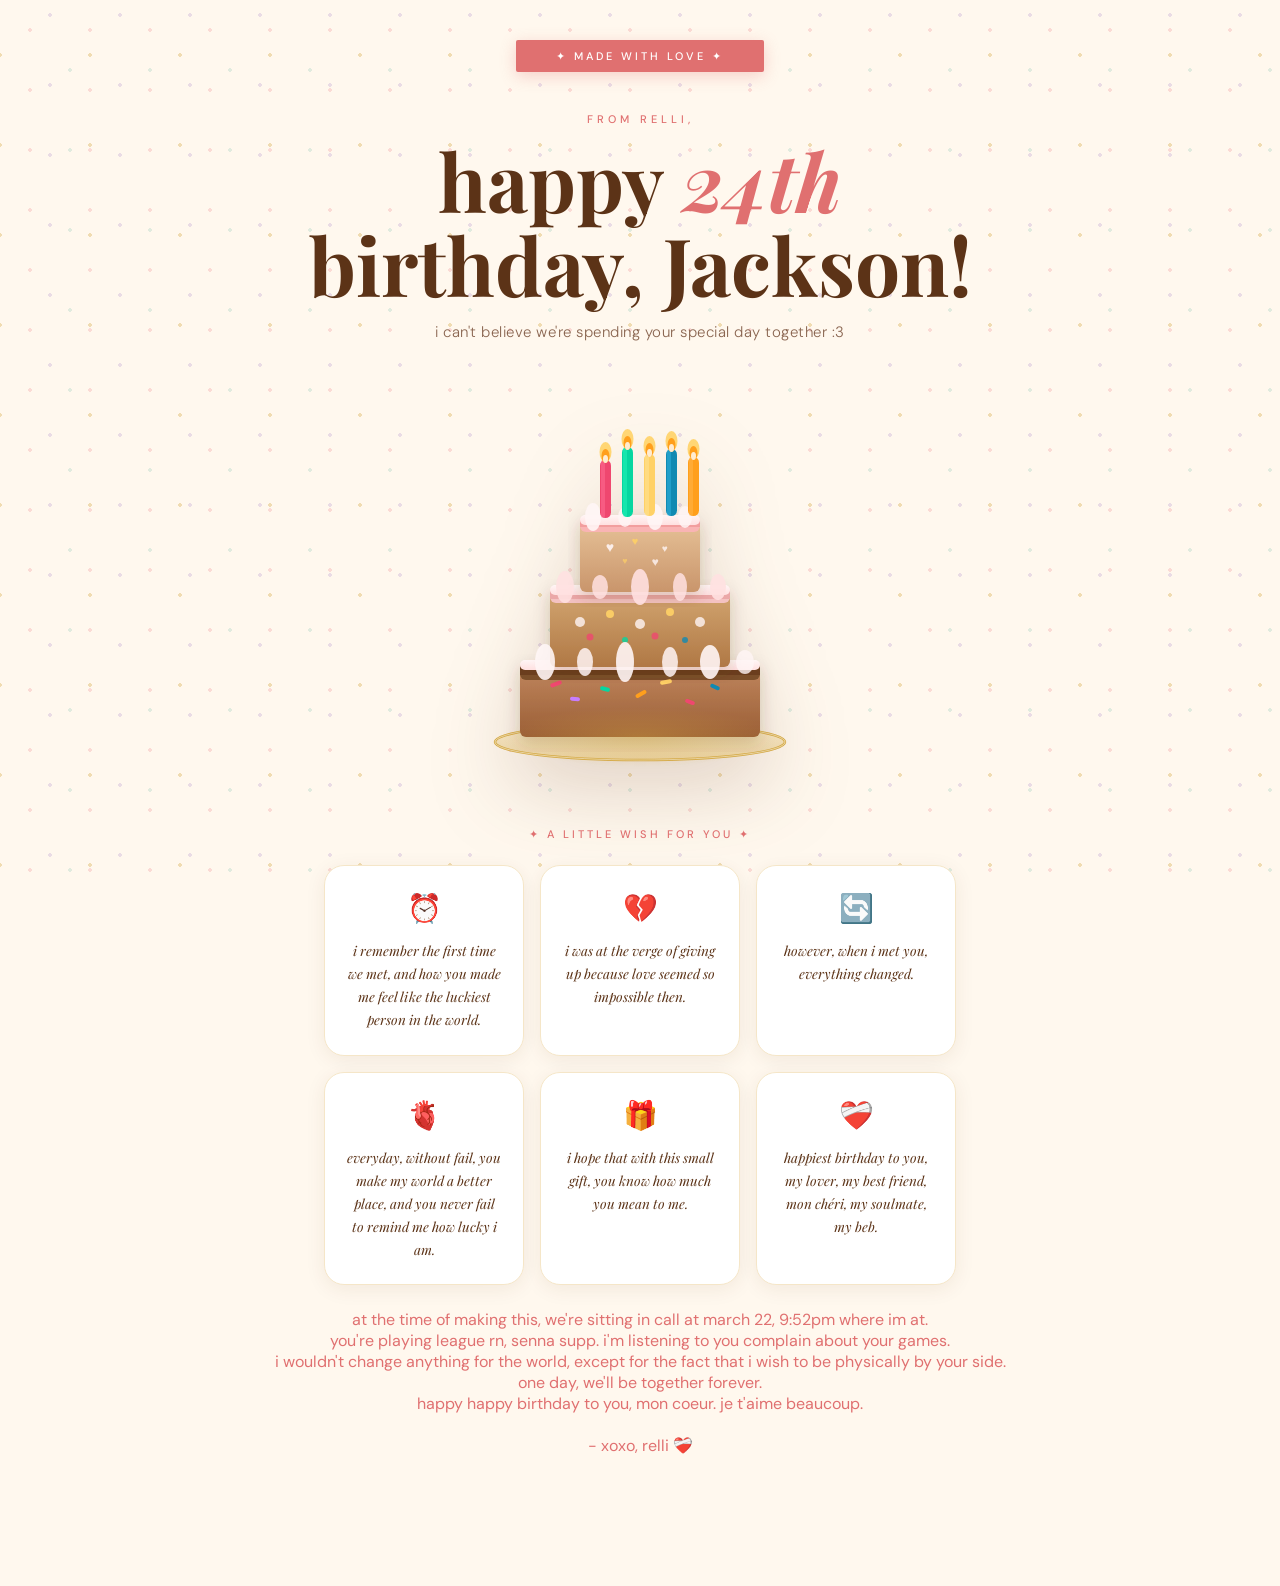
<file: index.html>
<!--
Hello my sweet sweet Jackson :3
 
I can't believe I get to spend your 24th birthday with you! The past year has truly been amazing, and I wish to spend more of them with you.
I love you so much beb <3

Love, Your Relli
-->



<!DOCTYPE html>
<html lang="en">
<head>
<meta charset="UTF-8">
<meta name="viewport" content="width=device-width, initial-scale=1.0">
<title>Sweet Celebrations</title>
<link href="https://fonts.googleapis.com/css2?family=Playfair+Display:ital,wght@0,400;0,700;1,400&family=DM+Sans:wght@300;400;500&display=swap" rel="stylesheet">
<link rel="stylesheet" href="birthday.css">
</head>
<body>
<div class="page">

  <div class="ribbon">✦ Made with love ✦</div>

  <header>
    <p class="tagline">from relli,</p>
    <h1>happy <em>24th</em><br>birthday, Jackson!</h1>
    <p class="subtitle">i can't believe we're spending your special day together :3</p>
  </header>

  <!-- THE CAKE -->
  <div class="cake-container">
    <div class="sparkles">
      <div class="sparkle" style="top:5%;left:10%;--dur:2.8s;--del:0s">✦</div>
      <div class="sparkle" style="top:0%;left:80%;--dur:3.2s;--del:0.6s">✧</div>
      <div class="sparkle" style="top:15%;left:90%;--dur:2.5s;--del:1.2s">✦</div>
      <div class="sparkle" style="top:20%;left:5%;--dur:3.5s;--del:0.4s">✧</div>
      <div class="sparkle" style="top:5%;left:50%;--dur:2.2s;--del:0.9s">✦</div>
    </div>

    <svg class="cake-svg" viewBox="0 0 340 380" xmlns="http://www.w3.org/2000/svg">
      <defs>
        <!-- Icing drip gradient -->
        <linearGradient id="icingGrad" x1="0" y1="0" x2="0" y2="1">
          <stop offset="0%" stop-color="#FFF5F5"/>
          <stop offset="100%" stop-color="#FFE0E0"/>
        </linearGradient>
        <linearGradient id="layer1Grad" x1="0" y1="0" x2="0" y2="1">
          <stop offset="0%" stop-color="#E8C49A"/>
          <stop offset="100%" stop-color="#C9956B"/>
        </linearGradient>
        <linearGradient id="layer2Grad" x1="0" y1="0" x2="0" y2="1">
          <stop offset="0%" stop-color="#D4A873"/>
          <stop offset="100%" stop-color="#B07845"/>
        </linearGradient>
        <linearGradient id="layer3Grad" x1="0" y1="0" x2="0" y2="1">
          <stop offset="0%" stop-color="#C28860"/>
          <stop offset="100%" stop-color="#9A5E35"/>
        </linearGradient>
        <linearGradient id="plateGrad" x1="0" y1="0" x2="0" y2="1">
          <stop offset="0%" stop-color="#F5E6C8"/>
          <stop offset="100%" stop-color="#E8D0A0"/>
        </linearGradient>
        <filter id="softShadow" x="-10%" y="-10%" width="120%" height="130%">
          <feDropShadow dx="0" dy="6" stdDeviation="8" flood-color="#5C3317" flood-opacity="0.2"/>
        </filter>
      </defs>

      <!-- PLATE -->
      <ellipse cx="170" cy="350" rx="145" ry="18" fill="url(#plateGrad)" stroke="#D4A843" stroke-width="2.5"/>
      <ellipse cx="170" cy="350" rx="145" ry="18" fill="none" stroke="white" stroke-width="1" opacity="0.5"/>

      <!-- BOTTOM TIER (layer 3) -->
      <rect x="50" y="270" width="240" height="75" rx="6" fill="url(#layer3Grad)" filter="url(#softShadow)"/>
      <!-- chocolate frosting band -->
      <rect x="50" y="270" width="240" height="18" rx="6" fill="#7B4F2A"/>
      <rect x="50" y="275" width="240" height="8" rx="0" fill="#6B3E1E"/>
      <!-- sprinkles on bottom tier -->
      <rect x="80" y="290" width="12" height="4" rx="2" fill="#EF476F" transform="rotate(-20,86,292)"/>
      <rect x="130" y="295" width="10" height="4" rx="2" fill="#06D6A0" transform="rotate(15,135,297)"/>
      <rect x="190" y="288" width="12" height="4" rx="2" fill="#FFD166" transform="rotate(-10,196,290)"/>
      <rect x="240" y="293" width="10" height="4" rx="2" fill="#118AB2" transform="rotate(25,245,295)"/>
      <rect x="100" y="305" width="10" height="4" rx="2" fill="#C77DFF" transform="rotate(5,105,307)"/>
      <rect x="165" y="300" width="12" height="4" rx="2" fill="#FF9F1C" transform="rotate(-30,171,302)"/>
      <rect x="215" y="308" width="10" height="4" rx="2" fill="#EF476F" transform="rotate(20,220,310)"/>
      <!-- white icing rim on bottom tier top -->
      <rect x="50" y="268" width="240" height="10" rx="5" fill="url(#icingGrad)"/>

      <!-- MIDDLE TIER (layer 2) -->
      <rect x="80" y="195" width="180" height="80" rx="6" fill="url(#layer2Grad)" filter="url(#softShadow)"/>
      <!-- frosting band -->
      <rect x="80" y="195" width="180" height="16" rx="6" fill="#F4C2C2"/>
      <rect x="80" y="199" width="180" height="8" rx="0" fill="#EBA8A8"/>
      <!-- dots decoration -->
      <circle cx="110" cy="230" r="5" fill="#FFF5F5" opacity="0.8"/>
      <circle cx="140" cy="222" r="4" fill="#FFD166" opacity="0.9"/>
      <circle cx="170" cy="232" r="5" fill="#FFF5F5" opacity="0.8"/>
      <circle cx="200" cy="220" r="4" fill="#FFD166" opacity="0.9"/>
      <circle cx="230" cy="230" r="5" fill="#FFF5F5" opacity="0.8"/>
      <circle cx="120" cy="245" r="3.5" fill="#EF476F" opacity="0.8"/>
      <circle cx="155" cy="248" r="3" fill="#06D6A0" opacity="0.8"/>
      <circle cx="185" cy="244" r="3.5" fill="#EF476F" opacity="0.8"/>
      <circle cx="215" cy="248" r="3" fill="#118AB2" opacity="0.8"/>
      <!-- white icing rim on mid tier top -->
      <rect x="80" y="193" width="180" height="10" rx="5" fill="url(#icingGrad)"/>

      <!-- TOP TIER (layer 1) -->
      <rect x="110" y="125" width="120" height="75" rx="6" fill="url(#layer1Grad)" filter="url(#softShadow)"/>
      <!-- strawberry frosting band -->
      <rect x="110" y="125" width="120" height="15" rx="6" fill="#F9B4B4"/>
      <rect x="110" y="128" width="120" height="7" rx="0" fill="#F29E9E"/>
      <!-- hearts on top tier -->
      <text x="140" y="160" font-size="14" text-anchor="middle" fill="#FFF5F5" opacity="0.9">♥</text>
      <text x="165" y="153" font-size="11" text-anchor="middle" fill="#FFD166" opacity="0.9">♥</text>
      <text x="195" y="160" font-size="10" text-anchor="middle" fill="#FFF5F5" opacity="0.8">♥</text>
      <text x="155" y="172" font-size="9" text-anchor="middle" fill="#FFD166" opacity="0.7">♥</text>
      <text x="185" y="174" font-size="12" text-anchor="middle" fill="#FFF5F5" opacity="0.8">♥</text>
      <!-- white icing rim on top tier top -->
      <rect x="110" y="123" width="120" height="10" rx="5" fill="url(#icingGrad)"/>

      <!-- ICING DRIPS on each tier -->
      <!-- Bottom tier drips -->
      <ellipse cx="75" cy="270" rx="10" ry="18" fill="#FFF5F5" opacity="0.9"/>
      <ellipse cx="115" cy="270" rx="8" ry="14" fill="#FFF5F5" opacity="0.85"/>
      <ellipse cx="155" cy="270" rx="9" ry="20" fill="#FFF5F5" opacity="0.9"/>
      <ellipse cx="200" cy="270" rx="8" ry="15" fill="#FFF5F5" opacity="0.85"/>
      <ellipse cx="240" cy="270" rx="10" ry="17" fill="#FFF5F5" opacity="0.9"/>
      <ellipse cx="275" cy="270" rx="9" ry="12" fill="#FFF5F5" opacity="0.8"/>
      <!-- Mid tier drips -->
      <ellipse cx="95" cy="195" rx="9" ry="16" fill="#FFE0E0" opacity="0.9"/>
      <ellipse cx="130" cy="195" rx="8" ry="12" fill="#FFE0E0" opacity="0.85"/>
      <ellipse cx="170" cy="195" rx="9" ry="18" fill="#FFE0E0" opacity="0.9"/>
      <ellipse cx="210" cy="195" rx="7" ry="14" fill="#FFE0E0" opacity="0.85"/>
      <ellipse cx="248" cy="195" rx="8" ry="13" fill="#FFE0E0" opacity="0.9"/>
      <!-- Top tier drips -->
      <ellipse cx="123" cy="125" rx="8" ry="14" fill="#FFF5F5" opacity="0.9"/>
      <ellipse cx="155" cy="125" rx="7" ry="10" fill="#FFF5F5" opacity="0.85"/>
      <ellipse cx="185" cy="125" rx="8" ry="13" fill="#FFF5F5" opacity="0.9"/>
      <ellipse cx="215" cy="125" rx="7" ry="11" fill="#FFF5F5" opacity="0.85"/>

      <!-- CANDLES -->
      <!-- Candle 1 -->
      <rect x="130" y="68" width="11" height="58" rx="5.5" fill="#EF476F"/>
      <rect x="131" y="68" width="4" height="58" rx="2" fill="#FF7096" opacity="0.5"/>
      <!-- Candle 2 -->
      <rect x="152" y="55" width="11" height="70" rx="5.5" fill="#06D6A0"/>
      <rect x="153" y="55" width="4" height="70" rx="2" fill="#2DFFC0" opacity="0.4"/>
      <!-- Candle 3 -->
      <rect x="174" y="62" width="11" height="62" rx="5.5" fill="#FFD166"/>
      <rect x="175" y="62" width="4" height="62" rx="2" fill="#FFE599" opacity="0.5"/>
      <!-- Candle 4 -->
      <rect x="196" y="57" width="11" height="67" rx="5.5" fill="#118AB2"/>
      <rect x="197" y="57" width="4" height="67" rx="2" fill="#36BFED" opacity="0.4"/>
      <!-- Candle 5 -->
      <rect x="218" y="65" width="11" height="59" rx="5.5" fill="#FF9F1C"/>
      <rect x="219" y="65" width="4" height="59" rx="2" fill="#FFB84D" opacity="0.5"/>

      <!-- FLAMES -->
      <g class="flame">
        <ellipse cx="135.5" cy="60" rx="6" ry="10" fill="#FFD166" opacity="0.9"/>
        <ellipse cx="135.5" cy="64" rx="4" ry="7" fill="#FF9F1C"/>
        <ellipse cx="135.5" cy="67" rx="2.5" ry="4" fill="white" opacity="0.8"/>
      </g>
      <g class="flame">
        <ellipse cx="157.5" cy="47" rx="6" ry="10" fill="#FFD166" opacity="0.9"/>
        <ellipse cx="157.5" cy="51" rx="4" ry="7" fill="#FF9F1C"/>
        <ellipse cx="157.5" cy="54" rx="2.5" ry="4" fill="white" opacity="0.8"/>
      </g>
      <g class="flame">
        <ellipse cx="179.5" cy="54" rx="6" ry="10" fill="#FFD166" opacity="0.9"/>
        <ellipse cx="179.5" cy="58" rx="4" ry="7" fill="#FF9F1C"/>
        <ellipse cx="179.5" cy="61" rx="2.5" ry="4" fill="white" opacity="0.8"/>
      </g>
      <g class="flame">
        <ellipse cx="201.5" cy="49" rx="6" ry="10" fill="#FFD166" opacity="0.9"/>
        <ellipse cx="201.5" cy="53" rx="4" ry="7" fill="#FF9F1C"/>
        <ellipse cx="201.5" cy="56" rx="2.5" ry="4" fill="white" opacity="0.8"/>
      </g>
      <g class="flame">
        <ellipse cx="223.5" cy="57" rx="6" ry="10" fill="#FFD166" opacity="0.9"/>
        <ellipse cx="223.5" cy="61" rx="4" ry="7" fill="#FF9F1C"/>
        <ellipse cx="223.5" cy="64" rx="2.5" ry="4" fill="white" opacity="0.8"/>
      </g>

      <!-- "Happy Birthday" banner on cake -->
      <!--<rect x="82" y="228" width="176" height="28" rx="14" fill="#D4A843" opacity="0.15"/>
      <text x="170" y="247" font-family="'Playfair Display', serif" font-size="13" font-style="italic" fill="#7B4F2A" text-anchor="middle" font-weight="600">Happy Birthday!</text>-->
    </svg>

    <div class="cake-glow"></div>
  </div>

  <!-- Birthday Wishes -->
  <div class="wishes-section">
    <p class="wishes-label">✦ A little wish for you ✦</p>
    <div class="wish-cards">
      <div class="wish-card">
        <span class="wish-icon">⏰</span>
        <p>i remember the first time we met, and how you made me feel like the luckiest person in the world.</p>
      </div>
      <div class="wish-card">
        <span class="wish-icon">💔</span>
        <p>i was at the verge of giving up because love seemed so impossible then.</p>
      </div>
      <div class="wish-card">
        <span class="wish-icon">🔄</span>
        <p>however, when i met you, everything changed.</p>
      </div>
    </div>

    <div class="wish-cards" style="margin-top: 16px;">
      <div class="wish-card">
        <span class="wish-icon">🫀</span>
        <p>everyday, without fail, you make my world a better place, and you never fail to remind me how lucky i am.</p>
      </div>
      <div class="wish-card">
        <span class="wish-icon">🎁</span>
        <p>i hope that with this small gift, you know how much you mean to me.</p>
      </div>
      <div class="wish-card">
        <span class="wish-icon">❤️‍🩹</span>
        <p>happiest birthday to you, my lover, my best friend, mon chéri, my soulmate, my beb.</p>
      </div>
    </div>
  </div>

  <footer style="margin-top: 24px;">
    <p>at the time of making this, we're sitting in call at march 22, 9:52pm where im at.<br>
      you're playing league rn, senna supp. i'm listening to you complain about your games.<br>
      i wouldn't change anything for the world, except for the fact that i wish to be physically by your side.<br>
      one day, we'll be together forever.<br>
      happy happy birthday to you, mon coeur. je t'aime beaucoup.<br><br>
      - xoxo, relli ❤️‍🩹</p>
  </footer>
</div>
</body>
</html>
</file>
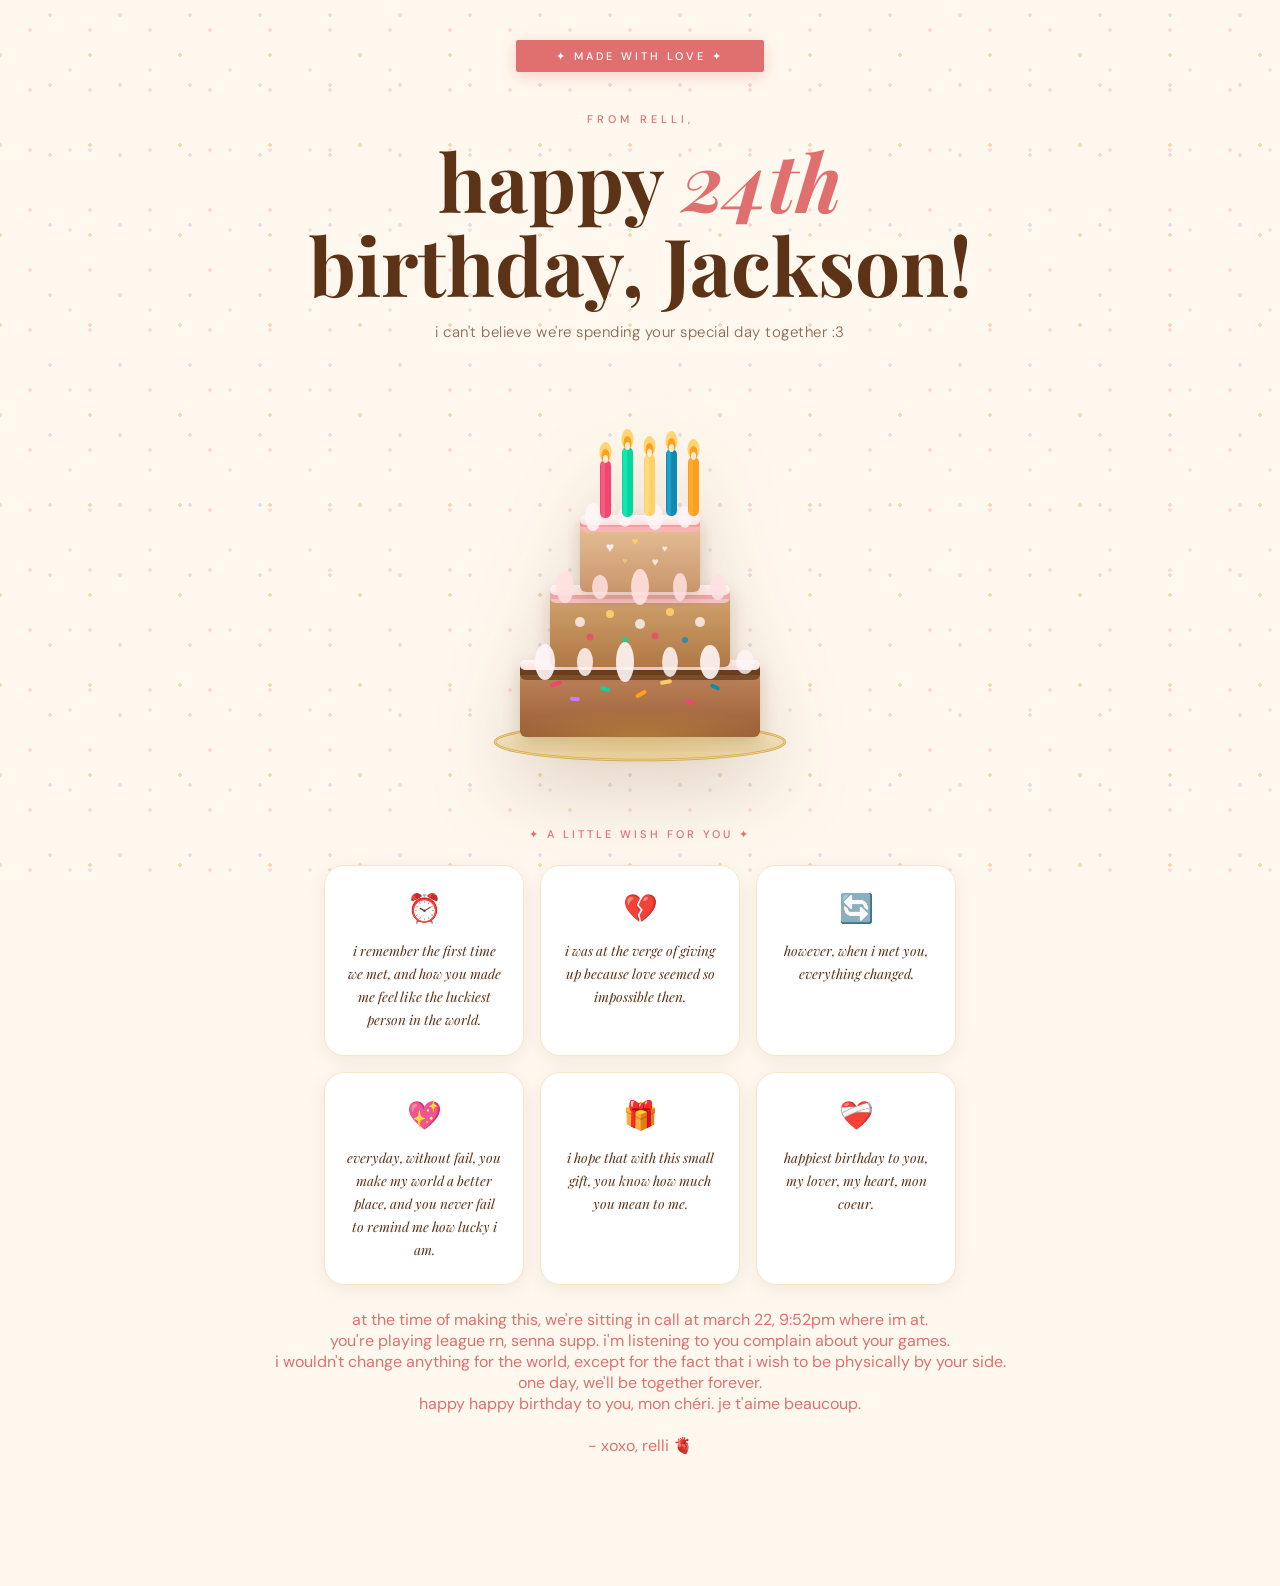
<file: birthday.html>
<!--
Hello my sweet sweet Jackson :3
 
I can't believe I get to spend your 24th birthday with you! The past year has truly been amazing, and I wish to spend more of them with you.
I love you so much beb <3

Love, Your Relli
-->



<!DOCTYPE html>
<html lang="en">
<head>
<meta charset="UTF-8">
<meta name="viewport" content="width=device-width, initial-scale=1.0">
<title>Sweet Celebrations</title>
<link href="https://fonts.googleapis.com/css2?family=Playfair+Display:ital,wght@0,400;0,700;1,400&family=DM+Sans:wght@300;400;500&display=swap" rel="stylesheet">
<link rel="stylesheet" href="birthday.css">
</head>
<body>
<div class="page">

  <div class="ribbon">✦ Made with love ✦</div>

  <header>
    <p class="tagline">from relli,</p>
    <h1>happy <em>24th</em><br>birthday, Jackson!</h1>
    <p class="subtitle">i can't believe we're spending your special day together :3</p>
  </header>

  <!-- THE CAKE -->
  <div class="cake-container">
    <div class="sparkles">
      <div class="sparkle" style="top:5%;left:10%;--dur:2.8s;--del:0s">✦</div>
      <div class="sparkle" style="top:0%;left:80%;--dur:3.2s;--del:0.6s">✧</div>
      <div class="sparkle" style="top:15%;left:90%;--dur:2.5s;--del:1.2s">✦</div>
      <div class="sparkle" style="top:20%;left:5%;--dur:3.5s;--del:0.4s">✧</div>
      <div class="sparkle" style="top:5%;left:50%;--dur:2.2s;--del:0.9s">✦</div>
    </div>

    <svg class="cake-svg" viewBox="0 0 340 380" xmlns="http://www.w3.org/2000/svg">
      <defs>
        <!-- Icing drip gradient -->
        <linearGradient id="icingGrad" x1="0" y1="0" x2="0" y2="1">
          <stop offset="0%" stop-color="#FFF5F5"/>
          <stop offset="100%" stop-color="#FFE0E0"/>
        </linearGradient>
        <linearGradient id="layer1Grad" x1="0" y1="0" x2="0" y2="1">
          <stop offset="0%" stop-color="#E8C49A"/>
          <stop offset="100%" stop-color="#C9956B"/>
        </linearGradient>
        <linearGradient id="layer2Grad" x1="0" y1="0" x2="0" y2="1">
          <stop offset="0%" stop-color="#D4A873"/>
          <stop offset="100%" stop-color="#B07845"/>
        </linearGradient>
        <linearGradient id="layer3Grad" x1="0" y1="0" x2="0" y2="1">
          <stop offset="0%" stop-color="#C28860"/>
          <stop offset="100%" stop-color="#9A5E35"/>
        </linearGradient>
        <linearGradient id="plateGrad" x1="0" y1="0" x2="0" y2="1">
          <stop offset="0%" stop-color="#F5E6C8"/>
          <stop offset="100%" stop-color="#E8D0A0"/>
        </linearGradient>
        <filter id="softShadow" x="-10%" y="-10%" width="120%" height="130%">
          <feDropShadow dx="0" dy="6" stdDeviation="8" flood-color="#5C3317" flood-opacity="0.2"/>
        </filter>
      </defs>

      <!-- PLATE -->
      <ellipse cx="170" cy="350" rx="145" ry="18" fill="url(#plateGrad)" stroke="#D4A843" stroke-width="2.5"/>
      <ellipse cx="170" cy="350" rx="145" ry="18" fill="none" stroke="white" stroke-width="1" opacity="0.5"/>

      <!-- BOTTOM TIER (layer 3) -->
      <rect x="50" y="270" width="240" height="75" rx="6" fill="url(#layer3Grad)" filter="url(#softShadow)"/>
      <!-- chocolate frosting band -->
      <rect x="50" y="270" width="240" height="18" rx="6" fill="#7B4F2A"/>
      <rect x="50" y="275" width="240" height="8" rx="0" fill="#6B3E1E"/>
      <!-- sprinkles on bottom tier -->
      <rect x="80" y="290" width="12" height="4" rx="2" fill="#EF476F" transform="rotate(-20,86,292)"/>
      <rect x="130" y="295" width="10" height="4" rx="2" fill="#06D6A0" transform="rotate(15,135,297)"/>
      <rect x="190" y="288" width="12" height="4" rx="2" fill="#FFD166" transform="rotate(-10,196,290)"/>
      <rect x="240" y="293" width="10" height="4" rx="2" fill="#118AB2" transform="rotate(25,245,295)"/>
      <rect x="100" y="305" width="10" height="4" rx="2" fill="#C77DFF" transform="rotate(5,105,307)"/>
      <rect x="165" y="300" width="12" height="4" rx="2" fill="#FF9F1C" transform="rotate(-30,171,302)"/>
      <rect x="215" y="308" width="10" height="4" rx="2" fill="#EF476F" transform="rotate(20,220,310)"/>
      <!-- white icing rim on bottom tier top -->
      <rect x="50" y="268" width="240" height="10" rx="5" fill="url(#icingGrad)"/>

      <!-- MIDDLE TIER (layer 2) -->
      <rect x="80" y="195" width="180" height="80" rx="6" fill="url(#layer2Grad)" filter="url(#softShadow)"/>
      <!-- frosting band -->
      <rect x="80" y="195" width="180" height="16" rx="6" fill="#F4C2C2"/>
      <rect x="80" y="199" width="180" height="8" rx="0" fill="#EBA8A8"/>
      <!-- dots decoration -->
      <circle cx="110" cy="230" r="5" fill="#FFF5F5" opacity="0.8"/>
      <circle cx="140" cy="222" r="4" fill="#FFD166" opacity="0.9"/>
      <circle cx="170" cy="232" r="5" fill="#FFF5F5" opacity="0.8"/>
      <circle cx="200" cy="220" r="4" fill="#FFD166" opacity="0.9"/>
      <circle cx="230" cy="230" r="5" fill="#FFF5F5" opacity="0.8"/>
      <circle cx="120" cy="245" r="3.5" fill="#EF476F" opacity="0.8"/>
      <circle cx="155" cy="248" r="3" fill="#06D6A0" opacity="0.8"/>
      <circle cx="185" cy="244" r="3.5" fill="#EF476F" opacity="0.8"/>
      <circle cx="215" cy="248" r="3" fill="#118AB2" opacity="0.8"/>
      <!-- white icing rim on mid tier top -->
      <rect x="80" y="193" width="180" height="10" rx="5" fill="url(#icingGrad)"/>

      <!-- TOP TIER (layer 1) -->
      <rect x="110" y="125" width="120" height="75" rx="6" fill="url(#layer1Grad)" filter="url(#softShadow)"/>
      <!-- strawberry frosting band -->
      <rect x="110" y="125" width="120" height="15" rx="6" fill="#F9B4B4"/>
      <rect x="110" y="128" width="120" height="7" rx="0" fill="#F29E9E"/>
      <!-- hearts on top tier -->
      <text x="140" y="160" font-size="14" text-anchor="middle" fill="#FFF5F5" opacity="0.9">♥</text>
      <text x="165" y="153" font-size="11" text-anchor="middle" fill="#FFD166" opacity="0.9">♥</text>
      <text x="195" y="160" font-size="10" text-anchor="middle" fill="#FFF5F5" opacity="0.8">♥</text>
      <text x="155" y="172" font-size="9" text-anchor="middle" fill="#FFD166" opacity="0.7">♥</text>
      <text x="185" y="174" font-size="12" text-anchor="middle" fill="#FFF5F5" opacity="0.8">♥</text>
      <!-- white icing rim on top tier top -->
      <rect x="110" y="123" width="120" height="10" rx="5" fill="url(#icingGrad)"/>

      <!-- ICING DRIPS on each tier -->
      <!-- Bottom tier drips -->
      <ellipse cx="75" cy="270" rx="10" ry="18" fill="#FFF5F5" opacity="0.9"/>
      <ellipse cx="115" cy="270" rx="8" ry="14" fill="#FFF5F5" opacity="0.85"/>
      <ellipse cx="155" cy="270" rx="9" ry="20" fill="#FFF5F5" opacity="0.9"/>
      <ellipse cx="200" cy="270" rx="8" ry="15" fill="#FFF5F5" opacity="0.85"/>
      <ellipse cx="240" cy="270" rx="10" ry="17" fill="#FFF5F5" opacity="0.9"/>
      <ellipse cx="275" cy="270" rx="9" ry="12" fill="#FFF5F5" opacity="0.8"/>
      <!-- Mid tier drips -->
      <ellipse cx="95" cy="195" rx="9" ry="16" fill="#FFE0E0" opacity="0.9"/>
      <ellipse cx="130" cy="195" rx="8" ry="12" fill="#FFE0E0" opacity="0.85"/>
      <ellipse cx="170" cy="195" rx="9" ry="18" fill="#FFE0E0" opacity="0.9"/>
      <ellipse cx="210" cy="195" rx="7" ry="14" fill="#FFE0E0" opacity="0.85"/>
      <ellipse cx="248" cy="195" rx="8" ry="13" fill="#FFE0E0" opacity="0.9"/>
      <!-- Top tier drips -->
      <ellipse cx="123" cy="125" rx="8" ry="14" fill="#FFF5F5" opacity="0.9"/>
      <ellipse cx="155" cy="125" rx="7" ry="10" fill="#FFF5F5" opacity="0.85"/>
      <ellipse cx="185" cy="125" rx="8" ry="13" fill="#FFF5F5" opacity="0.9"/>
      <ellipse cx="215" cy="125" rx="7" ry="11" fill="#FFF5F5" opacity="0.85"/>

      <!-- CANDLES -->
      <!-- Candle 1 -->
      <rect x="130" y="68" width="11" height="58" rx="5.5" fill="#EF476F"/>
      <rect x="131" y="68" width="4" height="58" rx="2" fill="#FF7096" opacity="0.5"/>
      <!-- Candle 2 -->
      <rect x="152" y="55" width="11" height="70" rx="5.5" fill="#06D6A0"/>
      <rect x="153" y="55" width="4" height="70" rx="2" fill="#2DFFC0" opacity="0.4"/>
      <!-- Candle 3 -->
      <rect x="174" y="62" width="11" height="62" rx="5.5" fill="#FFD166"/>
      <rect x="175" y="62" width="4" height="62" rx="2" fill="#FFE599" opacity="0.5"/>
      <!-- Candle 4 -->
      <rect x="196" y="57" width="11" height="67" rx="5.5" fill="#118AB2"/>
      <rect x="197" y="57" width="4" height="67" rx="2" fill="#36BFED" opacity="0.4"/>
      <!-- Candle 5 -->
      <rect x="218" y="65" width="11" height="59" rx="5.5" fill="#FF9F1C"/>
      <rect x="219" y="65" width="4" height="59" rx="2" fill="#FFB84D" opacity="0.5"/>

      <!-- FLAMES -->
      <g class="flame">
        <ellipse cx="135.5" cy="60" rx="6" ry="10" fill="#FFD166" opacity="0.9"/>
        <ellipse cx="135.5" cy="64" rx="4" ry="7" fill="#FF9F1C"/>
        <ellipse cx="135.5" cy="67" rx="2.5" ry="4" fill="white" opacity="0.8"/>
      </g>
      <g class="flame">
        <ellipse cx="157.5" cy="47" rx="6" ry="10" fill="#FFD166" opacity="0.9"/>
        <ellipse cx="157.5" cy="51" rx="4" ry="7" fill="#FF9F1C"/>
        <ellipse cx="157.5" cy="54" rx="2.5" ry="4" fill="white" opacity="0.8"/>
      </g>
      <g class="flame">
        <ellipse cx="179.5" cy="54" rx="6" ry="10" fill="#FFD166" opacity="0.9"/>
        <ellipse cx="179.5" cy="58" rx="4" ry="7" fill="#FF9F1C"/>
        <ellipse cx="179.5" cy="61" rx="2.5" ry="4" fill="white" opacity="0.8"/>
      </g>
      <g class="flame">
        <ellipse cx="201.5" cy="49" rx="6" ry="10" fill="#FFD166" opacity="0.9"/>
        <ellipse cx="201.5" cy="53" rx="4" ry="7" fill="#FF9F1C"/>
        <ellipse cx="201.5" cy="56" rx="2.5" ry="4" fill="white" opacity="0.8"/>
      </g>
      <g class="flame">
        <ellipse cx="223.5" cy="57" rx="6" ry="10" fill="#FFD166" opacity="0.9"/>
        <ellipse cx="223.5" cy="61" rx="4" ry="7" fill="#FF9F1C"/>
        <ellipse cx="223.5" cy="64" rx="2.5" ry="4" fill="white" opacity="0.8"/>
      </g>

      <!-- "Happy Birthday" banner on cake -->
      <!--<rect x="82" y="228" width="176" height="28" rx="14" fill="#D4A843" opacity="0.15"/>
      <text x="170" y="247" font-family="'Playfair Display', serif" font-size="13" font-style="italic" fill="#7B4F2A" text-anchor="middle" font-weight="600">Happy Birthday!</text>-->
    </svg>

    <div class="cake-glow"></div>
  </div>

  <!-- Birthday Wishes -->
  <div class="wishes-section">
    <p class="wishes-label">✦ A little wish for you ✦</p>
    <div class="wish-cards">
      <div class="wish-card">
        <span class="wish-icon">⏰</span>
        <p>i remember the first time we met, and how you made me feel like the luckiest person in the world.</p>
      </div>
      <div class="wish-card">
        <span class="wish-icon">💔</span>
        <p>i was at the verge of giving up because love seemed so impossible then.</p>
      </div>
      <div class="wish-card">
        <span class="wish-icon">🔄</span>
        <p>however, when i met you, everything changed.</p>
      </div>
    </div>

    <div class="wish-cards" style="margin-top: 16px;">
      <div class="wish-card">
        <span class="wish-icon">💖</span>
        <p>everyday, without fail, you make my world a better place, and you never fail to remind me how lucky i am.</p>
      </div>
      <div class="wish-card">
        <span class="wish-icon">🎁</span>
        <p>i hope that with this small gift, you know how much you mean to me.</p>
      </div>
      <div class="wish-card">
        <span class="wish-icon">❤️‍🩹</span>
        <p>happiest birthday to you, my lover, my heart, mon coeur.</p>
      </div>
    </div>
  </div>

  <footer style="margin-top: 24px;">
    <p>at the time of making this, we're sitting in call at march 22, 9:52pm where im at.<br>
      you're playing league rn, senna supp. i'm listening to you complain about your games.<br>
      i wouldn't change anything for the world, except for the fact that i wish to be physically by your side.<br>
      one day, we'll be together forever.<br>
      happy happy birthday to you, mon chéri. je t'aime beaucoup.<br><br>
      - xoxo, relli 🫀</p>
  </footer>
</div>
</body>
</html>
</file>
<file: birthday.css>
:root {
  --cream: #FFF8EE;
  --warm: #F5E6C8;
  --blush: #F2A7A7;
  --rose: #E07070;
  --gold: #D4A843;
  --chocolate: #5C3317;
  --vanilla: #FFF0D6;
  --mint: #A8D5C2;
  --lavender: #C4A8D5;
  --candle1: #FFD166;
  --candle2: #EF476F;
  --candle3: #06D6A0;
  --candle4: #118AB2;
  --candle5: #FF9F1C;
}

* { margin: 0; padding: 0; box-sizing: border-box; }

body {
  background-color: var(--cream);
  font-family: 'DM Sans', sans-serif;
  color: var(--chocolate);
  overflow-x: hidden;
  min-height: 100vh;
}

/* Confetti dots background */
body::before {
  content: '';
  position: fixed;
  inset: 0;
  background-image:
    radial-gradient(circle, var(--blush) 2px, transparent 2px),
    radial-gradient(circle, var(--mint) 2px, transparent 2px),
    radial-gradient(circle, var(--lavender) 2px, transparent 2px),
    radial-gradient(circle, var(--gold) 2px, transparent 2px);
  background-size: 60px 60px, 80px 80px, 70px 70px, 90px 90px;
  background-position: 0 0, 30px 30px, 15px 50px, 45px 10px;
  opacity: 0.35;
  pointer-events: none;
  z-index: 0;
}

.page {
  position: relative;
  z-index: 1;
  display: flex;
  flex-direction: column;
  align-items: center;
  padding: 40px 20px 80px;
}

/* Header */
header {
  text-align: center;
  margin-bottom: 50px;
  animation: fadeDown 0.8s ease both;
}

.tagline {
  font-family: 'DM Sans', sans-serif;
  font-size: 11px;
  font-weight: 500;
  letter-spacing: 4px;
  text-transform: uppercase;
  color: var(--rose);
  margin-bottom: 12px;
}

h1 {
  font-family: 'Playfair Display', serif;
  font-size: clamp(40px, 7vw, 80px);
  line-height: 1.05;
  color: var(--chocolate);
}

h1 em {
  font-style: italic;
  color: var(--rose);
}

.subtitle {
  margin-top: 16px;
  font-size: 15px;
  color: #8a6550;
  font-weight: 300;
  letter-spacing: 0.5px;
}

/* CAKE SVG SECTION */
.cake-container {
  position: relative;
  width: 340px;
  margin: 0 auto 50px;
  animation: floatUp 0.9s ease 0.3s both;
  filter: drop-shadow(0 30px 40px rgba(92,51,23,0.18));
}

.cake-svg {
  width: 100%;
  height: auto;
}

/* Flame animations */
.flame {
  transform-origin: bottom center;
  animation: flicker 1.2s ease-in-out infinite alternate;
}
.flame:nth-child(2) { animation-delay: 0.2s; animation-duration: 0.9s; }
.flame:nth-child(3) { animation-delay: 0.5s; animation-duration: 1.4s; }
.flame:nth-child(4) { animation-delay: 0.1s; animation-duration: 1.1s; }
.flame:nth-child(5) { animation-delay: 0.7s; animation-duration: 0.8s; }

@keyframes flicker {
  0%   { transform: scaleY(1) scaleX(1) rotate(-2deg); opacity: 0.95; }
  40%  { transform: scaleY(1.08) scaleX(0.92) rotate(1deg); opacity: 1; }
  100% { transform: scaleY(0.9) scaleX(1.05) rotate(2deg); opacity: 0.85; }
}

/* Glow behind cake */
.cake-glow {
  position: absolute;
  bottom: 10px;
  left: 50%;
  transform: translateX(-50%);
  width: 280px;
  height: 60px;
  background: radial-gradient(ellipse, rgba(212,168,67,0.35) 0%, transparent 70%);
  border-radius: 50%;
  animation: glowPulse 2s ease-in-out infinite alternate;
}

@keyframes glowPulse {
  from { opacity: 0.5; transform: translateX(-50%) scaleX(1); }
  to   { opacity: 1;   transform: translateX(-50%) scaleX(1.1); }
}

/* Stars / sparkles floating */
.sparkles {
  position: absolute;
  inset: -30px;
  pointer-events: none;
}

.sparkle {
  position: absolute;
  font-size: 18px;
  animation: sparkleFloat var(--dur, 3s) ease-in-out infinite;
  animation-delay: var(--del, 0s);
  opacity: 0;
}

@keyframes sparkleFloat {
  0%   { opacity: 0;   transform: translateY(0) scale(0.5); }
  30%  { opacity: 1;   transform: translateY(-20px) scale(1); }
  70%  { opacity: 0.8; transform: translateY(-40px) scale(0.9); }
  100% { opacity: 0;   transform: translateY(-60px) scale(0.4); }
}

/* Birthday Wishes */
.wishes-section {
  text-align: center;
  animation: fadeUp 1s ease 0.6s both;
  max-width: 680px;
  width: 100%;
}

.wishes-label {
  font-size: 11px;
  font-weight: 500;
  letter-spacing: 3px;
  text-transform: uppercase;
  color: var(--rose);
  margin-bottom: 24px;
}

.wish-cards {
  display: flex;
  gap: 16px;
  flex-wrap: wrap;
  justify-content: center;
}

.wish-card {
  background: white;
  border: 1.5px solid var(--warm);
  border-radius: 20px;
  padding: 24px 22px;
  max-width: 200px;
  flex: 1 1 160px;
  box-shadow: 0 4px 20px rgba(92,51,23,0.08);
  transition: transform 0.2s ease, box-shadow 0.2s ease;
}

.wish-card:hover {
  transform: translateY(-5px);
  box-shadow: 0 12px 30px rgba(92,51,23,0.14);
}

.wish-icon {
  display: block;
  font-size: 28px;
  margin-bottom: 12px;
}

.wish-card p {
  font-family: 'Playfair Display', serif;
  font-size: 13.5px;
  line-height: 1.7;
  color: var(--chocolate);
  font-style: italic;
}

/* Animations */
@keyframes fadeDown {
  from { opacity: 0; transform: translateY(-20px); }
  to   { opacity: 1; transform: translateY(0); }
}

@keyframes floatUp {
  from { opacity: 0; transform: translateY(30px) scale(0.95); }
  to   { opacity: 1; transform: translateY(0) scale(1); }
}

@keyframes fadeUp {
  from { opacity: 0; transform: translateY(20px); }
  to   { opacity: 1; transform: translateY(0); }
}

/* Ribbon banner */
.ribbon {
  background: var(--rose);
  color: white;
  font-size: 11px;
  font-weight: 500;
  letter-spacing: 3px;
  text-transform: uppercase;
  padding: 9px 40px;
  margin-bottom: 40px;
  border-radius: 2px;
  animation: fadeDown 0.6s ease both;
  box-shadow: 0 4px 16px rgba(224,112,112,0.3);
}

footer {
  background-color: var(--cream);
  font-family: 'DM Sans', sans-serif;
  text-align: center;
  margin-bottom: 50px;
  animation: fadeUp 0.8s ease both;
  color: var(--rose);
}
</file>
